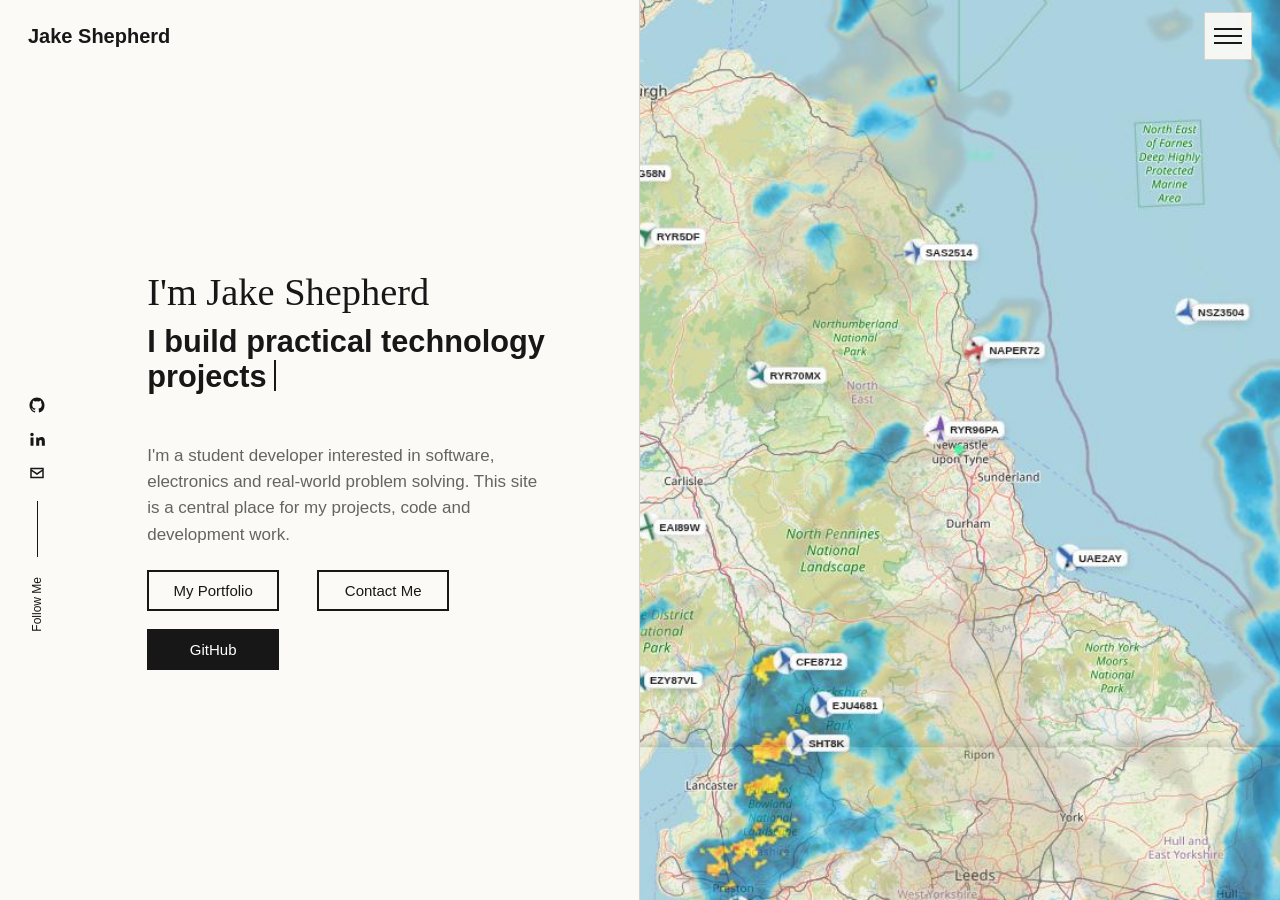
<file: index.html>
<!DOCTYPE html>
<html lang="en">
<head>
  <meta charset="UTF-8">
  <meta name="viewport" content="width=device-width, initial-scale=1">
  <title>Jake Shepherd</title>
  <meta name="description" content="Jake Shepherd - student developer and project portfolio.">
  <link rel="stylesheet" href="style.css">
</head>
<body>

<header class="topbar">
  <a class="name" href="index.html">Jake Shepherd</a>

  <button class="menu-button" id="menuButton" aria-label="Open menu">
    <span></span>
    <span></span>
    <span></span>
  </button>
</header>

<nav class="menu" id="menu">
  <a href="index.html">Home</a>
  <a href="portfolio.html">Portfolio</a>
  <a href="https://github.com/jakeshepherd27" target="_blank" rel="noopener">GitHub</a>
  <a href="https://www.linkedin.com/in/jakeshepherd27/" target="_blank" rel="noopener">LinkedIn</a>
</nav>

<aside class="socials">
  <a href="https://github.com/jakeshepherd27" target="_blank" rel="noopener" aria-label="GitHub">
    <svg viewBox="0 0 24 24" aria-hidden="true">
      <path d="M12 2C6.48 2 2 6.58 2 12.23c0 4.52 2.87 8.35 6.84 9.7.5.1.68-.22.68-.49 0-.24-.01-.88-.01-1.72-2.78.62-3.37-1.37-3.37-1.37-.45-1.18-1.11-1.49-1.11-1.49-.91-.64.07-.63.07-.63 1 .07 1.53 1.06 1.53 1.06.9 1.56 2.35 1.11 2.92.85.09-.67.35-1.11.64-1.37-2.22-.26-4.56-1.14-4.56-5.06 0-1.12.39-2.03 1.03-2.75-.1-.26-.45-1.3.1-2.71 0 0 .84-.28 2.75 1.05A9.3 9.3 0 0 1 12 6.97a9.3 9.3 0 0 1 2.5.35c1.91-1.33 2.75-1.05 2.75-1.05.55 1.41.2 2.45.1 2.71.64.72 1.03 1.63 1.03 2.75 0 3.93-2.34 4.8-4.57 5.05.36.32.68.94.68 1.9 0 1.37-.01 2.47-.01 2.81 0 .27.18.6.69.49A10.28 10.28 0 0 0 22 12.23C22 6.58 17.52 2 12 2Z"/>
    </svg>
  </a>

  <a href="https://www.linkedin.com/in/jakeshepherd27/" target="_blank" rel="noopener" aria-label="LinkedIn">
    <svg viewBox="0 0 24 24" aria-hidden="true">
      <path d="M5.34 3.5A2.34 2.34 0 1 1 5.34 8.18 2.34 2.34 0 0 1 5.34 3.5ZM3.32 9.88h4.04V21H3.32V9.88Zm6.55 0h3.87v1.52h.05c.54-1.02 1.86-2.1 3.83-2.1 4.1 0 4.86 2.7 4.86 6.2V21h-4.03v-4.88c0-1.16-.02-2.66-1.62-2.66-1.62 0-1.87 1.27-1.87 2.58V21h-4.04V9.88Z"/>
    </svg>
  </a>

  <a href="mailto:contactmethroughlinkedin" aria-label="Email">
    <svg viewBox="0 0 24 24" aria-hidden="true">
      <path d="M3 5h18v14H3V5Zm9 7.1L19.5 7H4.5L12 12.1Zm0 2.4L5 9.75V17h14V9.75L12 14.5Z"/>
    </svg>
  </a>

  <span class="social-line"></span>
  <span class="follow-text">Follow Me</span>
</aside>

<main class="hero">
  <section class="intro-panel">
    <div class="intro-content">
      <h1>I'm Jake Shepherd</h1>

      <h2>I build practical technology projects<span class="cursor"></span></h2>

      <p>
        I'm a student developer interested in software, electronics and
        real-world problem solving. This site is a central place for my
        projects, code and development work.
      </p>

      <div class="buttons">
        <a class="button outline" href="portfolio.html">My Portfolio</a>
        <a class="button outline" href="mailto:jake_shepherd@icloud.com">Contact Me</a>
        <a class="button filled" href="https://github.com/jakeshepherd27" target="_blank" rel="noopener">GitHub</a>
      </div>
    </div>
  </section>

  <a
    class="project-image"
    href="https://scope-adsb.jake-shepherd.workers.dev"
    target="_blank"
    rel="noopener"
    aria-label="Open SCOPE ADS-B Flight Tracker"
  >
    <img src="flight-tracker.jpg" alt="SCOPE ADS-B Flight Tracker">
    <div class="image-overlay">
      <span>SCOPE ADS-B Flight Tracker</span>
      <strong>Open live project</strong>
    </div>
  </a>
</main>

<script src="script.js"></script>
</body>
</html>
</file>
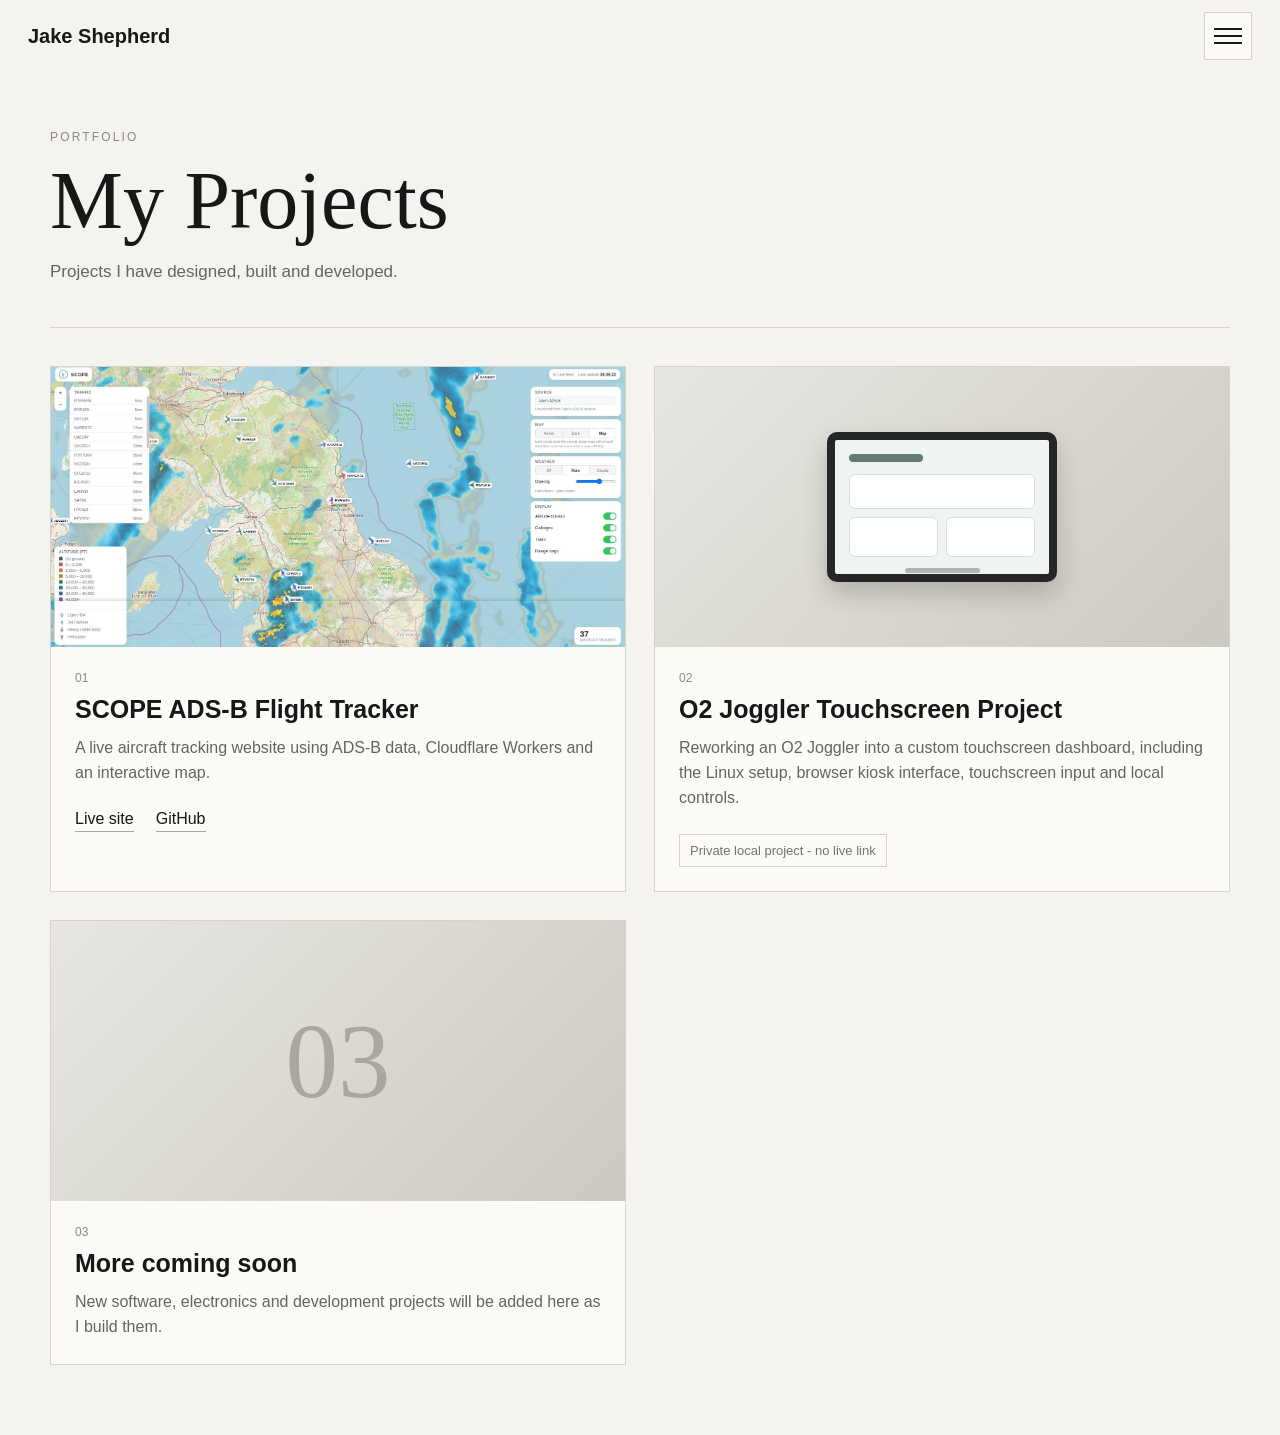
<file: portfolio.html>
<!DOCTYPE html>
<html lang="en">
<head>
  <meta charset="UTF-8">
  <meta name="viewport" content="width=device-width, initial-scale=1">
  <title>Portfolio - Jake Shepherd</title>
  <meta name="description" content="Projects by Jake Shepherd.">
  <link rel="stylesheet" href="style.css">
</head>
<body class="portfolio-body">

<header class="topbar">
  <a class="name" href="index.html">Jake Shepherd</a>

  <button class="menu-button" id="menuButton" aria-label="Open menu">
    <span></span>
    <span></span>
    <span></span>
  </button>
</header>

<nav class="menu" id="menu">
  <a href="index.html">Home</a>
  <a href="portfolio.html">Portfolio</a>
  <a href="https://github.com/jakeshepherd27" target="_blank" rel="noopener">GitHub</a>
  <a href="https://www.linkedin.com/in/jakeshepherd27/" target="_blank" rel="noopener">LinkedIn</a>
</nav>

<main class="portfolio-page">
  <div class="portfolio-heading">
    <p>PORTFOLIO</p>
    <h1>My Projects</h1>
    <span>Projects I have designed, built and developed.</span>
  </div>

  <section class="project-grid">
    <article class="project-card">
      <a
        class="card-image"
        href="https://scope-adsb.jake-shepherd.workers.dev"
        target="_blank"
        rel="noopener"
      >
        <img src="flight-tracker.jpg" alt="SCOPE ADS-B Flight Tracker">
        <div class="image-overlay">
          <strong>Open live project</strong>
        </div>
      </a>

      <div class="card-content">
        <p class="number">01</p>
        <h2>SCOPE ADS-B Flight Tracker</h2>
        <p>
          A live aircraft tracking website using ADS-B data, Cloudflare
          Workers and an interactive map.
        </p>

        <div class="card-links">
          <a href="https://scope-adsb.jake-shepherd.workers.dev" target="_blank" rel="noopener">Live site</a>
          <a href="https://github.com/jakeshepherd27/scope-flight-tracker" target="_blank" rel="noopener">GitHub</a>
        </div>
      </div>
    </article>

    <article class="project-card text-card">
      <div class="joggler-art">
        <div class="joggler-screen">
          <div class="joggler-top"></div>
          <div class="joggler-widget wide"></div>
          <div class="joggler-row">
            <div class="joggler-widget"></div>
            <div class="joggler-widget"></div>
          </div>
          <div class="joggler-nav"></div>
        </div>
      </div>

      <div class="card-content">
        <p class="number">02</p>
        <h2>O2 Joggler Touchscreen Project</h2>
        <p>
          Reworking an O2 Joggler into a custom touchscreen dashboard,
          including the Linux setup, browser kiosk interface, touchscreen
          input and local controls.
        </p>

        <div class="private-project">
          Private local project - no live link
        </div>
      </div>
    </article>

    <article class="project-card text-card">
      <div class="coming-art">
        <span>03</span>
      </div>

      <div class="card-content">
        <p class="number">03</p>
        <h2>More coming soon</h2>
        <p>
          New software, electronics and development projects will be
          added here as I build them.
        </p>
      </div>
    </article>
  </section>
</main>

<script src="script.js"></script>
</body>
</html>
</file>
<file: style.css>
* {
  box-sizing: border-box;
}

:root {
  --page: #f4f3ef;
  --panel: #fbfaf7;
  --text: #171717;
  --muted: #65645f;
  --line: #d6d3cc;
  --accent: #477d68;
}

html,
body {
  margin: 0;
  min-height: 100%;
  background: var(--page);
  color: var(--text);
  font-family: Arial, Helvetica, sans-serif;
}

body {
  overflow-x: hidden;
}

a {
  color: inherit;
  text-decoration: none;
}

.topbar {
  position: fixed;
  z-index: 30;
  top: 0;
  left: 0;
  width: 100%;
  height: 72px;
  display: flex;
  align-items: center;
  justify-content: space-between;
  padding: 0 28px;
  pointer-events: none;
}

.name {
  font-size: 20px;
  font-weight: 600;
  pointer-events: auto;
}

.menu-button {
  pointer-events: auto;
  width: 48px;
  height: 48px;
  border: 1px solid var(--line);
  background: rgba(251, 250, 247, 0.93);
  display: grid;
  place-content: center;
  gap: 5px;
  cursor: pointer;
}

.menu-button span {
  width: 28px;
  height: 2px;
  background: var(--text);
  transition: 0.25s;
}

.menu-button.open span:nth-child(1) {
  transform: translateY(7px) rotate(45deg);
}

.menu-button.open span:nth-child(2) {
  opacity: 0;
}

.menu-button.open span:nth-child(3) {
  transform: translateY(-7px) rotate(-45deg);
}

.menu {
  position: fixed;
  z-index: 25;
  top: 0;
  right: 0;
  width: min(360px, 100%);
  height: 100vh;
  padding: 120px 44px;
  background: rgba(251, 250, 247, 0.99);
  border-left: 1px solid var(--line);
  transform: translateX(100%);
  transition: transform 0.3s ease;
  display: flex;
  flex-direction: column;
  gap: 24px;
}

.menu.open {
  transform: translateX(0);
}

.menu a {
  font-size: 28px;
  border-bottom: 1px solid var(--line);
  padding-bottom: 14px;
}

.menu a:hover {
  color: var(--accent);
}

.socials {
  position: fixed;
  z-index: 20;
  left: 28px;
  top: 44%;
  display: flex;
  flex-direction: column;
  align-items: center;
  gap: 16px;
}

.socials a {
  width: 18px;
  height: 18px;
}

.socials svg {
  width: 100%;
  height: 100%;
  fill: var(--text);
}

.social-line {
  width: 1px;
  height: 56px;
  background: var(--text);
  margin-top: 3px;
}

.follow-text {
  margin-top: 4px;
  font-size: 12px;
  writing-mode: vertical-rl;
  transform: rotate(180deg);
}

.hero {
  min-height: 100vh;
  display: grid;
  grid-template-columns: 50% 50%;
}

.intro-panel {
  min-height: 100vh;
  background: var(--panel);
  display: flex;
  align-items: center;
  padding: 120px 85px 80px 11.5vw;
  border-right: 1px solid var(--line);
}

.intro-content {
  max-width: 520px;
}

.intro-content h1 {
  margin: 0 0 10px;
  font-family: Georgia, "Times New Roman", serif;
  font-weight: 400;
  font-size: clamp(34px, 3vw, 50px);
}

.intro-content h2 {
  margin: 0;
  font-size: clamp(25px, 2.4vw, 40px);
  font-weight: 600;
  line-height: 1.15;
}

.cursor {
  display: inline-block;
  width: 2px;
  height: 1em;
  margin-left: 7px;
  background: var(--text);
  vertical-align: -0.12em;
  animation: blink 0.9s steps(1) infinite;
}

@keyframes blink {
  50% {
    opacity: 0;
  }
}

.intro-content p {
  margin: 48px 0 0;
  max-width: 470px;
  color: var(--muted);
  font-size: 17px;
  line-height: 1.55;
}

.buttons {
  margin-top: 22px;
  display: flex;
  flex-wrap: wrap;
  gap: 18px 38px;
}

.button {
  min-width: 132px;
  padding: 10px 19px;
  text-align: center;
  font-size: 15px;
  transition: 0.2s ease;
}

.button.outline {
  border: 2px solid var(--text);
}

.button.outline:hover {
  background: var(--text);
  color: white;
}

.button.filled {
  background: var(--text);
  color: white;
  border: 2px solid var(--text);
}

.button.filled:hover {
  background: transparent;
  color: var(--text);
}

.project-image {
  min-height: 100vh;
  position: relative;
  display: block;
  overflow: hidden;
  background: #ddd;
}

.project-image img {
  width: 100%;
  height: 100%;
  object-fit: cover;
  object-position: center;
  transition:
    filter 0.45s ease,
    transform 0.45s ease;
}

.project-image:hover img {
  filter: blur(7px) brightness(0.72);
  transform: scale(1.035);
}

.image-overlay {
  position: absolute;
  inset: 0;
  display: flex;
  flex-direction: column;
  justify-content: center;
  align-items: center;
  gap: 8px;
  background: rgba(20, 20, 20, 0.08);
  opacity: 0;
  transition: opacity 0.35s ease;
  text-align: center;
  padding: 30px;
  color: white;
}

.project-image:hover .image-overlay,
.card-image:hover .image-overlay {
  opacity: 1;
}

.image-overlay span {
  font-size: 28px;
  font-weight: 600;
}

.image-overlay strong {
  font-size: 15px;
  border: 1px solid white;
  padding: 9px 14px;
  font-weight: 400;
}

/* Portfolio */

.portfolio-body {
  min-height: 100vh;
}

.portfolio-page {
  width: min(1180px, calc(100% - 80px));
  margin: 0 auto;
  padding: 130px 0 70px;
}

.portfolio-heading {
  padding-bottom: 45px;
  border-bottom: 1px solid var(--line);
}

.portfolio-heading > p {
  margin: 0 0 10px;
  color: #8a8881;
  font-size: 12px;
  letter-spacing: 0.18em;
}

.portfolio-heading h1 {
  margin: 0 0 14px;
  font-family: Georgia, "Times New Roman", serif;
  font-size: clamp(48px, 7vw, 82px);
  font-weight: 400;
}

.portfolio-heading span {
  color: var(--muted);
  font-size: 17px;
}

.project-grid {
  display: grid;
  grid-template-columns: repeat(2, minmax(0, 1fr));
  gap: 28px;
  padding-top: 38px;
}

.project-card {
  border: 1px solid var(--line);
  background: var(--panel);
  min-height: 430px;
}

.card-image {
  position: relative;
  display: block;
  height: 280px;
  overflow: hidden;
}

.card-image img {
  width: 100%;
  height: 100%;
  object-fit: cover;
  transition:
    filter 0.4s ease,
    transform 0.4s ease;
}

.card-image:hover img {
  filter: blur(6px) brightness(0.62);
  transform: scale(1.035);
}

.card-content {
  padding: 24px;
}

.number {
  margin: 0 0 10px;
  color: #8c8a83;
  font-size: 12px;
}

.card-content h2 {
  margin: 0 0 12px;
  font-size: 25px;
}

.card-content > p:not(.number) {
  margin: 0;
  color: var(--muted);
  line-height: 1.55;
}

.card-links {
  margin-top: 24px;
  display: flex;
  gap: 22px;
}

.card-links a {
  border-bottom: 1px solid #aaa79f;
  padding-bottom: 3px;
}

.card-links a:hover {
  border-color: var(--text);
}

.private-project {
  display: inline-block;
  margin-top: 24px;
  color: #77746d;
  font-size: 13px;
  border: 1px solid var(--line);
  padding: 8px 10px;
}

.text-card {
  display: flex;
  flex-direction: column;
}

.joggler-art,
.coming-art {
  height: 280px;
  position: relative;
  overflow: hidden;
  background:
    linear-gradient(135deg, #e8e7e2, #cbc9c0);
}

.joggler-art {
  display: grid;
  place-items: center;
}

.joggler-screen {
  width: 230px;
  height: 150px;
  padding: 14px;
  border: 8px solid #262626;
  border-radius: 10px;
  background: #eff4f1;
  box-shadow: 0 12px 26px rgba(0,0,0,0.18);
}

.joggler-top {
  height: 8px;
  width: 74px;
  margin-bottom: 12px;
  background: #657a70;
  border-radius: 4px;
}

.joggler-widget {
  height: 40px;
  flex: 1;
  background: white;
  border: 1px solid #d8ded9;
  border-radius: 6px;
}

.joggler-widget.wide {
  height: 35px;
  margin-bottom: 8px;
}

.joggler-row {
  display: flex;
  gap: 8px;
}

.joggler-nav {
  height: 5px;
  width: 75px;
  margin: 11px auto 0;
  background: #aeb7b1;
  border-radius: 10px;
}

.coming-art {
  display: grid;
  place-content: center;
}

.coming-art span {
  font-family: Georgia, "Times New Roman", serif;
  font-size: 105px;
  color: #aaa79f;
}

@media (max-width: 900px) {
  .hero {
    grid-template-columns: 1fr;
  }

  .intro-panel {
    min-height: 78vh;
    padding: 120px 48px 70px 80px;
    border-right: 0;
    border-bottom: 1px solid var(--line);
  }

  .project-image {
    min-height: 65vh;
  }

  .socials {
    left: 20px;
  }

  .project-grid {
    grid-template-columns: 1fr;
  }
}

@media (max-width: 620px) {
  .topbar {
    padding: 0 18px;
  }

  .name {
    font-size: 18px;
  }

  .socials {
    display: none;
  }

  .intro-panel {
    padding: 110px 24px 60px;
  }

  .intro-content p {
    margin-top: 34px;
  }

  .buttons {
    gap: 12px;
  }

  .button {
    width: 100%;
  }

  .project-image {
    min-height: 52vh;
  }

  .project-image .image-overlay {
    opacity: 1;
    justify-content: flex-end;
    background: linear-gradient(transparent, rgba(0,0,0,0.62));
    padding-bottom: 38px;
  }

  .project-image img {
    filter: brightness(0.82);
  }

  .portfolio-page {
    width: min(100% - 30px, 1180px);
    padding-top: 110px;
  }

  .portfolio-heading h1 {
    font-size: 54px;
  }
}
</file>
